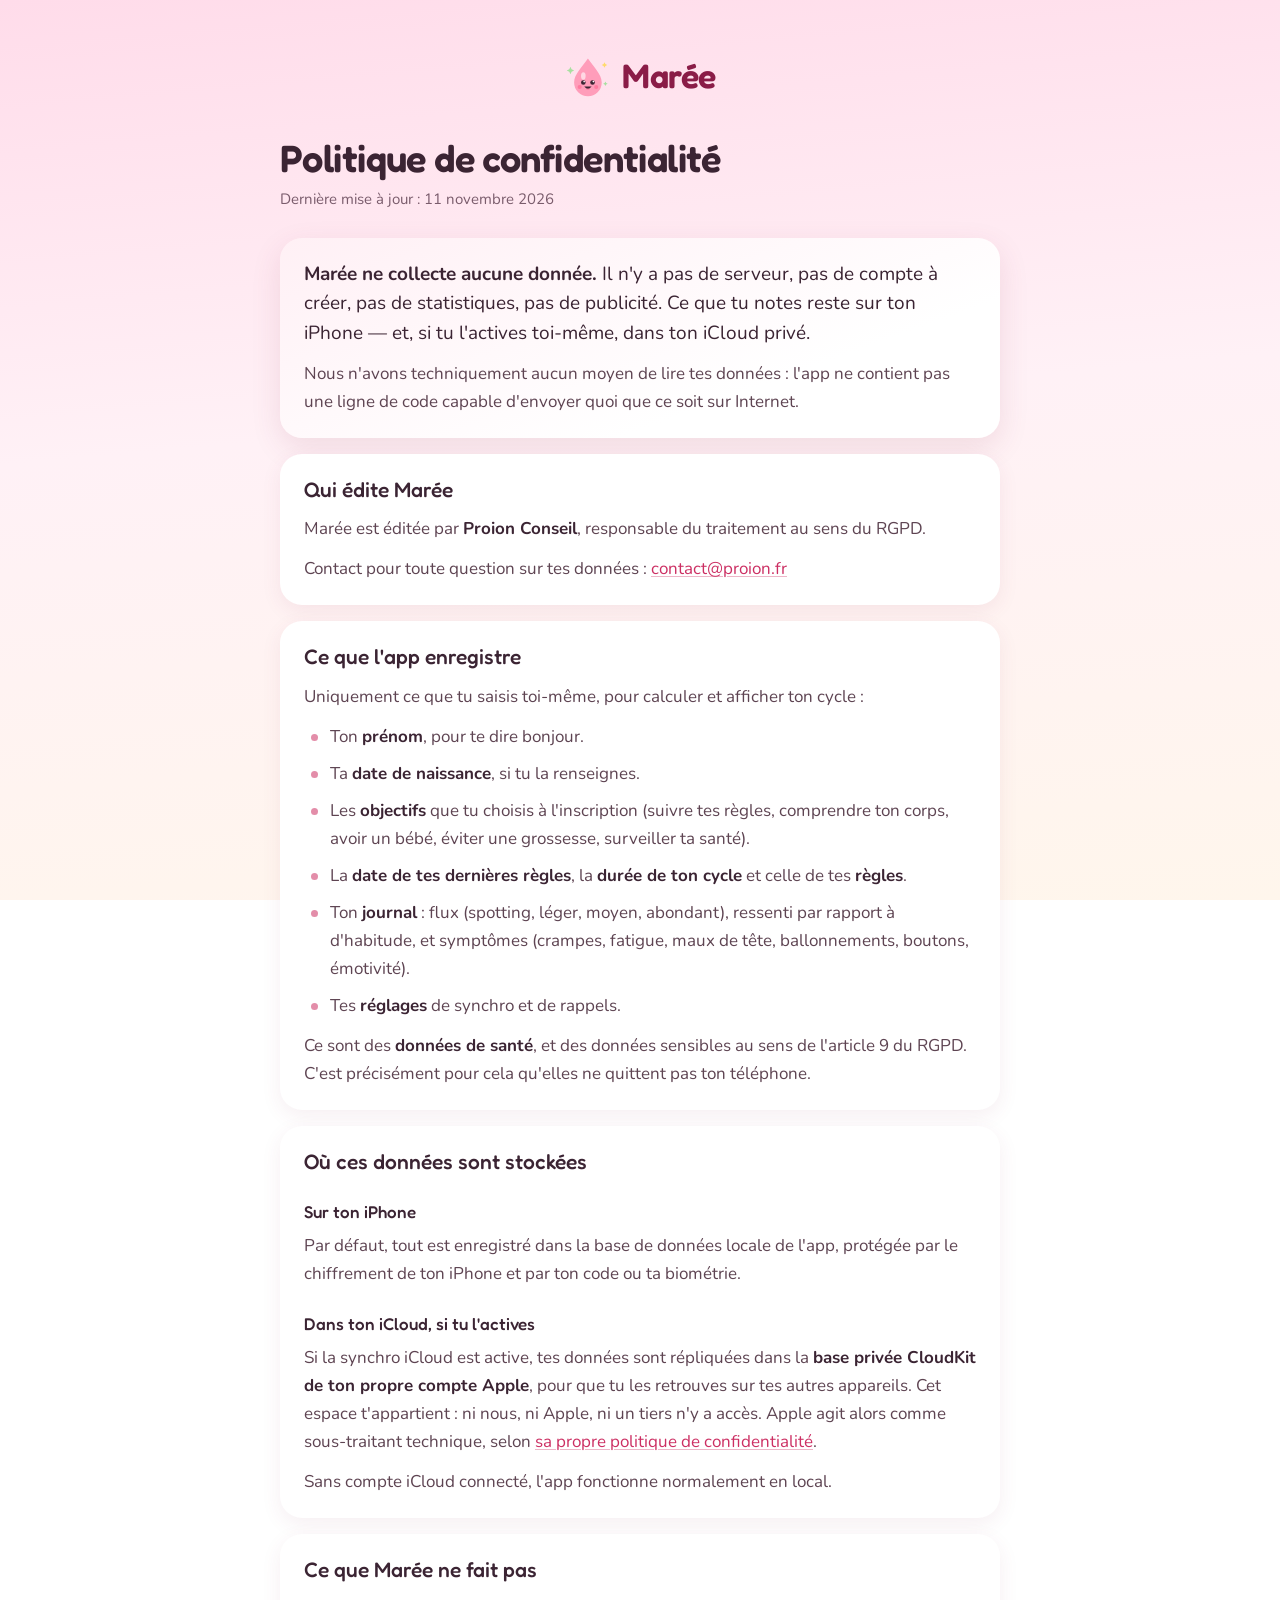
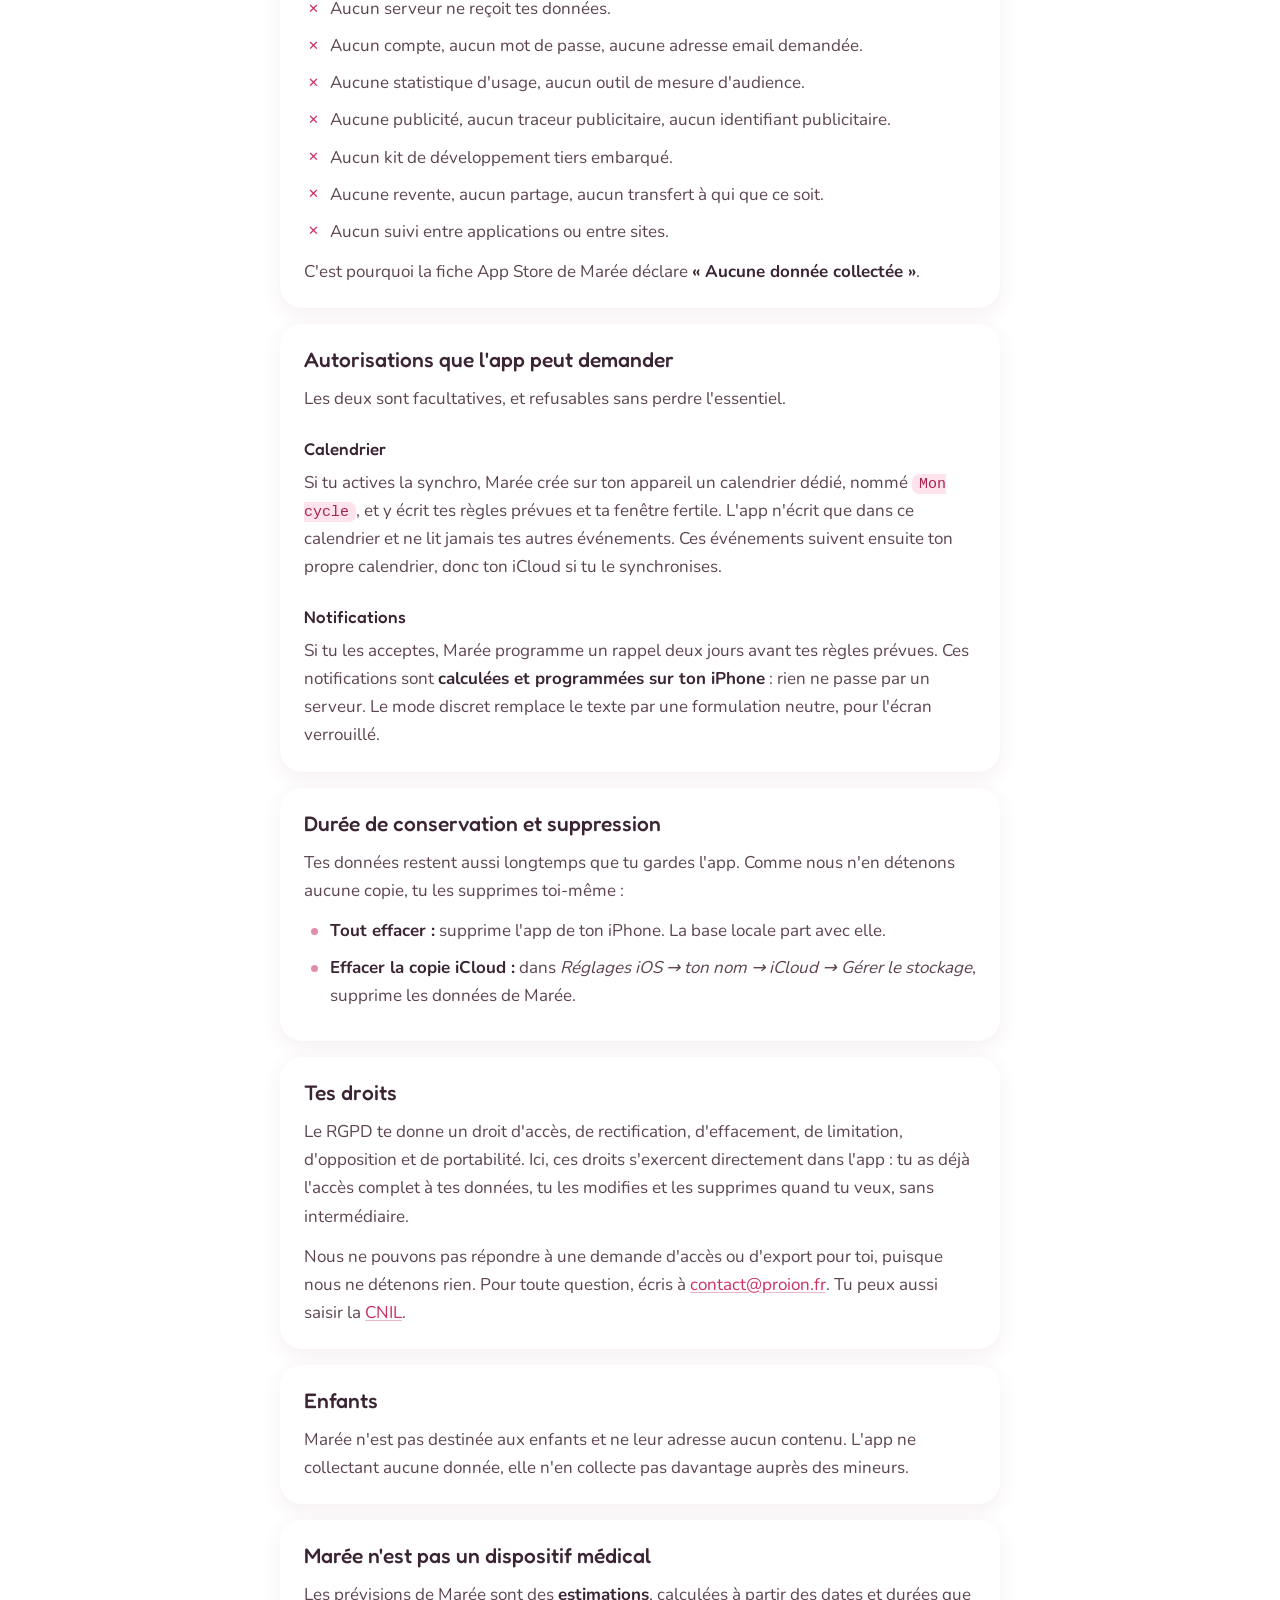
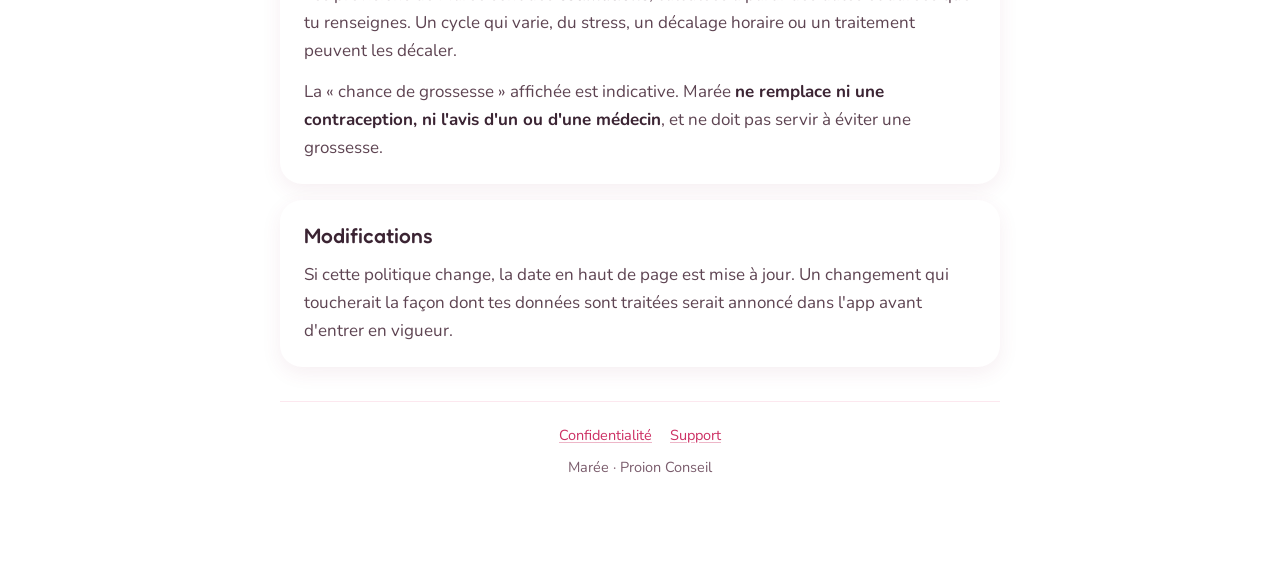
<file: confidentialite.html>
<!doctype html>
<html lang="fr">
<head>
<meta charset="utf-8">
<meta name="viewport" content="width=device-width, initial-scale=1">
<title>Politique de confidentialité · Marée</title>
<meta name="description" content="Marée ne collecte aucune donnée. Tout reste sur ton iPhone, et dans ton iCloud privé si tu actives la synchro.">
<meta name="robots" content="index, follow">
<link rel="stylesheet" href="style.css">
</head>
<body>
<div class="wrap">

  <header class="site">
    <span class="logo">
      <svg viewBox="0 0 100 100" aria-hidden="true" focusable="false">
        <path d="M14 30l2.5 5.5L22 38l-5.5 2.5L14 46l-2.5-5.5L6 38l5.5-2.5z" fill="#A8E0A0"/>
        <path d="M88 20l2 4 4 2-4 2-2 4-2-4-4-2 4-2z" fill="#FFDA6B"/>
        <path d="M90 62l1.6 3.4 3.4 1.6-3.4 1.6L90 72l-1.6-3.4L85 67l3.4-1.6z" fill="#A8E0A0"/>
        <path d="M52 12C64 30 82 46 82 64a30 30 0 0 1-60 0c0-18 18-34 30-52z" fill="#FF9DBA"/>
        <ellipse cx="42" cy="50" rx="5" ry="8" fill="#fff" opacity="0.6"/>
        <circle cx="42" cy="64" r="5" fill="#3B2433"/><circle cx="43.8" cy="62.2" r="1.8" fill="#fff"/>
        <circle cx="62" cy="64" r="5" fill="#3B2433"/><circle cx="63.8" cy="62.2" r="1.8" fill="#fff"/>
        <circle cx="34" cy="74" r="4.5" fill="#FF6F97" opacity="0.75"/>
        <circle cx="70" cy="74" r="4.5" fill="#FF6F97" opacity="0.75"/>
        <path d="M44 73q8 10 16 0z" fill="#3B2433"/>
        <path d="M48 78q4 3 8 0q-4-2-8 0z" fill="#FF6F97"/>
      </svg>
      <span class="name">Marée</span>
    </span>
  </header>

  <main>
    <h1>Politique de confidentialité</h1>
    <p class="updated">Dernière mise à jour : 11 novembre 2026</p>

    <section class="card highlight">
      <p class="lede">
        <strong>Marée ne collecte aucune donnée.</strong> Il n'y a pas de
        serveur, pas de compte à créer, pas de statistiques, pas de publicité.
        Ce que tu notes reste sur ton iPhone — et, si tu l'actives toi-même,
        dans ton iCloud privé.
      </p>
      <p>
        Nous n'avons techniquement aucun moyen de lire tes données : l'app ne
        contient pas une ligne de code capable d'envoyer quoi que ce soit sur
        Internet.
      </p>
    </section>

    <section class="card">
      <h2>Qui édite Marée</h2>
      <p>
        Marée est éditée par <strong>Proion Conseil</strong>, responsable du
        traitement au sens du RGPD.
      </p>
      <p>
        Contact pour toute question sur tes données :
        <a href="mailto:contact@proion.fr?subject=%5Bmaree%5D%20-%20">contact@proion.fr</a>
      </p>
    </section>

    <section class="card">
      <h2>Ce que l'app enregistre</h2>
      <p>
        Uniquement ce que tu saisis toi-même, pour calculer et afficher ton
        cycle :
      </p>
      <ul>
        <li>Ton <strong>prénom</strong>, pour te dire bonjour.</li>
        <li>Ta <strong>date de naissance</strong>, si tu la renseignes.</li>
        <li>
          Les <strong>objectifs</strong> que tu choisis à l'inscription (suivre
          tes règles, comprendre ton corps, avoir un bébé, éviter une
          grossesse, surveiller ta santé).
        </li>
        <li>
          La <strong>date de tes dernières règles</strong>, la
          <strong>durée de ton cycle</strong> et celle de tes
          <strong>règles</strong>.
        </li>
        <li>
          Ton <strong>journal</strong> : flux (spotting, léger, moyen,
          abondant), ressenti par rapport à d'habitude, et symptômes (crampes,
          fatigue, maux de tête, ballonnements, boutons, émotivité).
        </li>
        <li>Tes <strong>réglages</strong> de synchro et de rappels.</li>
      </ul>
      <p>
        Ce sont des <strong>données de santé</strong>, et des données
        sensibles au sens de l'article 9 du RGPD. C'est précisément pour cela
        qu'elles ne quittent pas ton téléphone.
      </p>
    </section>

    <section class="card">
      <h2>Où ces données sont stockées</h2>
      <h3>Sur ton iPhone</h3>
      <p>
        Par défaut, tout est enregistré dans la base de données locale de
        l'app, protégée par le chiffrement de ton iPhone et par ton code ou
        ta biométrie.
      </p>
      <h3>Dans ton iCloud, si tu l'actives</h3>
      <p>
        Si la synchro iCloud est active, tes données sont répliquées dans la
        <strong>base privée CloudKit de ton propre compte Apple</strong>, pour
        que tu les retrouves sur tes autres appareils. Cet espace t'appartient :
        ni nous, ni Apple, ni un tiers n'y a accès. Apple agit alors comme
        sous-traitant technique, selon
        <a href="https://www.apple.com/fr/legal/privacy/" rel="noopener">sa
        propre politique de confidentialité</a>.
      </p>
      <p>
        Sans compte iCloud connecté, l'app fonctionne normalement en local.
      </p>
    </section>

    <section class="card">
      <h2>Ce que Marée ne fait pas</h2>
      <ul class="nope">
        <li>Aucun serveur ne reçoit tes données.</li>
        <li>Aucun compte, aucun mot de passe, aucune adresse email demandée.</li>
        <li>Aucune statistique d'usage, aucun outil de mesure d'audience.</li>
        <li>Aucune publicité, aucun traceur publicitaire, aucun identifiant publicitaire.</li>
        <li>Aucun kit de développement tiers embarqué.</li>
        <li>Aucune revente, aucun partage, aucun transfert à qui que ce soit.</li>
        <li>Aucun suivi entre applications ou entre sites.</li>
      </ul>
      <p>
        C'est pourquoi la fiche App Store de Marée déclare
        <strong>« Aucune donnée collectée »</strong>.
      </p>
    </section>

    <section class="card">
      <h2>Autorisations que l'app peut demander</h2>
      <p>Les deux sont facultatives, et refusables sans perdre l'essentiel.</p>

      <h3>Calendrier</h3>
      <p>
        Si tu actives la synchro, Marée crée sur ton appareil un calendrier
        dédié, nommé <code>Mon cycle</code>, et y écrit tes règles prévues et
        ta fenêtre fertile. L'app n'écrit que dans ce calendrier et ne lit
        jamais tes autres événements. Ces événements suivent ensuite ton
        propre calendrier, donc ton iCloud si tu le synchronises.
      </p>

      <h3>Notifications</h3>
      <p>
        Si tu les acceptes, Marée programme un rappel deux jours avant tes
        règles prévues. Ces notifications sont
        <strong>calculées et programmées sur ton iPhone</strong> : rien ne
        passe par un serveur. Le mode discret remplace le texte par une
        formulation neutre, pour l'écran verrouillé.
      </p>
    </section>

    <section class="card">
      <h2>Durée de conservation et suppression</h2>
      <p>
        Tes données restent aussi longtemps que tu gardes l'app. Comme nous
        n'en détenons aucune copie, tu les supprimes toi-même :
      </p>
      <ul>
        <li>
          <strong>Tout effacer :</strong> supprime l'app de ton iPhone. La base
          locale part avec elle.
        </li>
        <li>
          <strong>Effacer la copie iCloud :</strong> dans
          <em>Réglages iOS → ton nom → iCloud → Gérer le stockage</em>,
          supprime les données de Marée.
        </li>
      </ul>
    </section>

    <section class="card">
      <h2>Tes droits</h2>
      <p>
        Le RGPD te donne un droit d'accès, de rectification, d'effacement, de
        limitation, d'opposition et de portabilité. Ici, ces droits
        s'exercent directement dans l'app : tu as déjà l'accès complet à tes
        données, tu les modifies et les supprimes quand tu veux, sans
        intermédiaire.
      </p>
      <p>
        Nous ne pouvons pas répondre à une demande d'accès ou d'export pour
        toi, puisque nous ne détenons rien. Pour toute question, écris à
        <a href="mailto:contact@proion.fr?subject=%5Bmaree%5D%20-%20">contact@proion.fr</a>. Tu peux aussi saisir la
        <a href="https://www.cnil.fr/fr/plaintes" rel="noopener">CNIL</a>.
      </p>
    </section>

    <section class="card">
      <h2>Enfants</h2>
      <p>
        Marée n'est pas destinée aux enfants et ne leur adresse aucun contenu.
        L'app ne collectant aucune donnée, elle n'en collecte pas davantage
        auprès des mineurs.
      </p>
    </section>

    <section class="card">
      <h2>Marée n'est pas un dispositif médical</h2>
      <p>
        Les prévisions de Marée sont des <strong>estimations</strong>,
        calculées à partir des dates et durées que tu renseignes. Un cycle qui
        varie, du stress, un décalage horaire ou un traitement peuvent les
        décaler.
      </p>
      <p>
        La « chance de grossesse » affichée est indicative. Marée
        <strong>ne remplace ni une contraception, ni l'avis d'un ou d'une
        médecin</strong>, et ne doit pas servir à éviter une grossesse.
      </p>
    </section>

    <section class="card">
      <h2>Modifications</h2>
      <p>
        Si cette politique change, la date en haut de page est mise à jour. Un
        changement qui toucherait la façon dont tes données sont traitées serait
        annoncé dans l'app avant d'entrer en vigueur.
      </p>
    </section>
  </main>

  <footer class="site">
    <nav>
      <a href="confidentialite.html">Confidentialité</a>
      <a href="support.html">Support</a>
    </nav>
    <p>Marée · Proion Conseil</p>
  </footer>

</div>
</body>
</html>
</file>
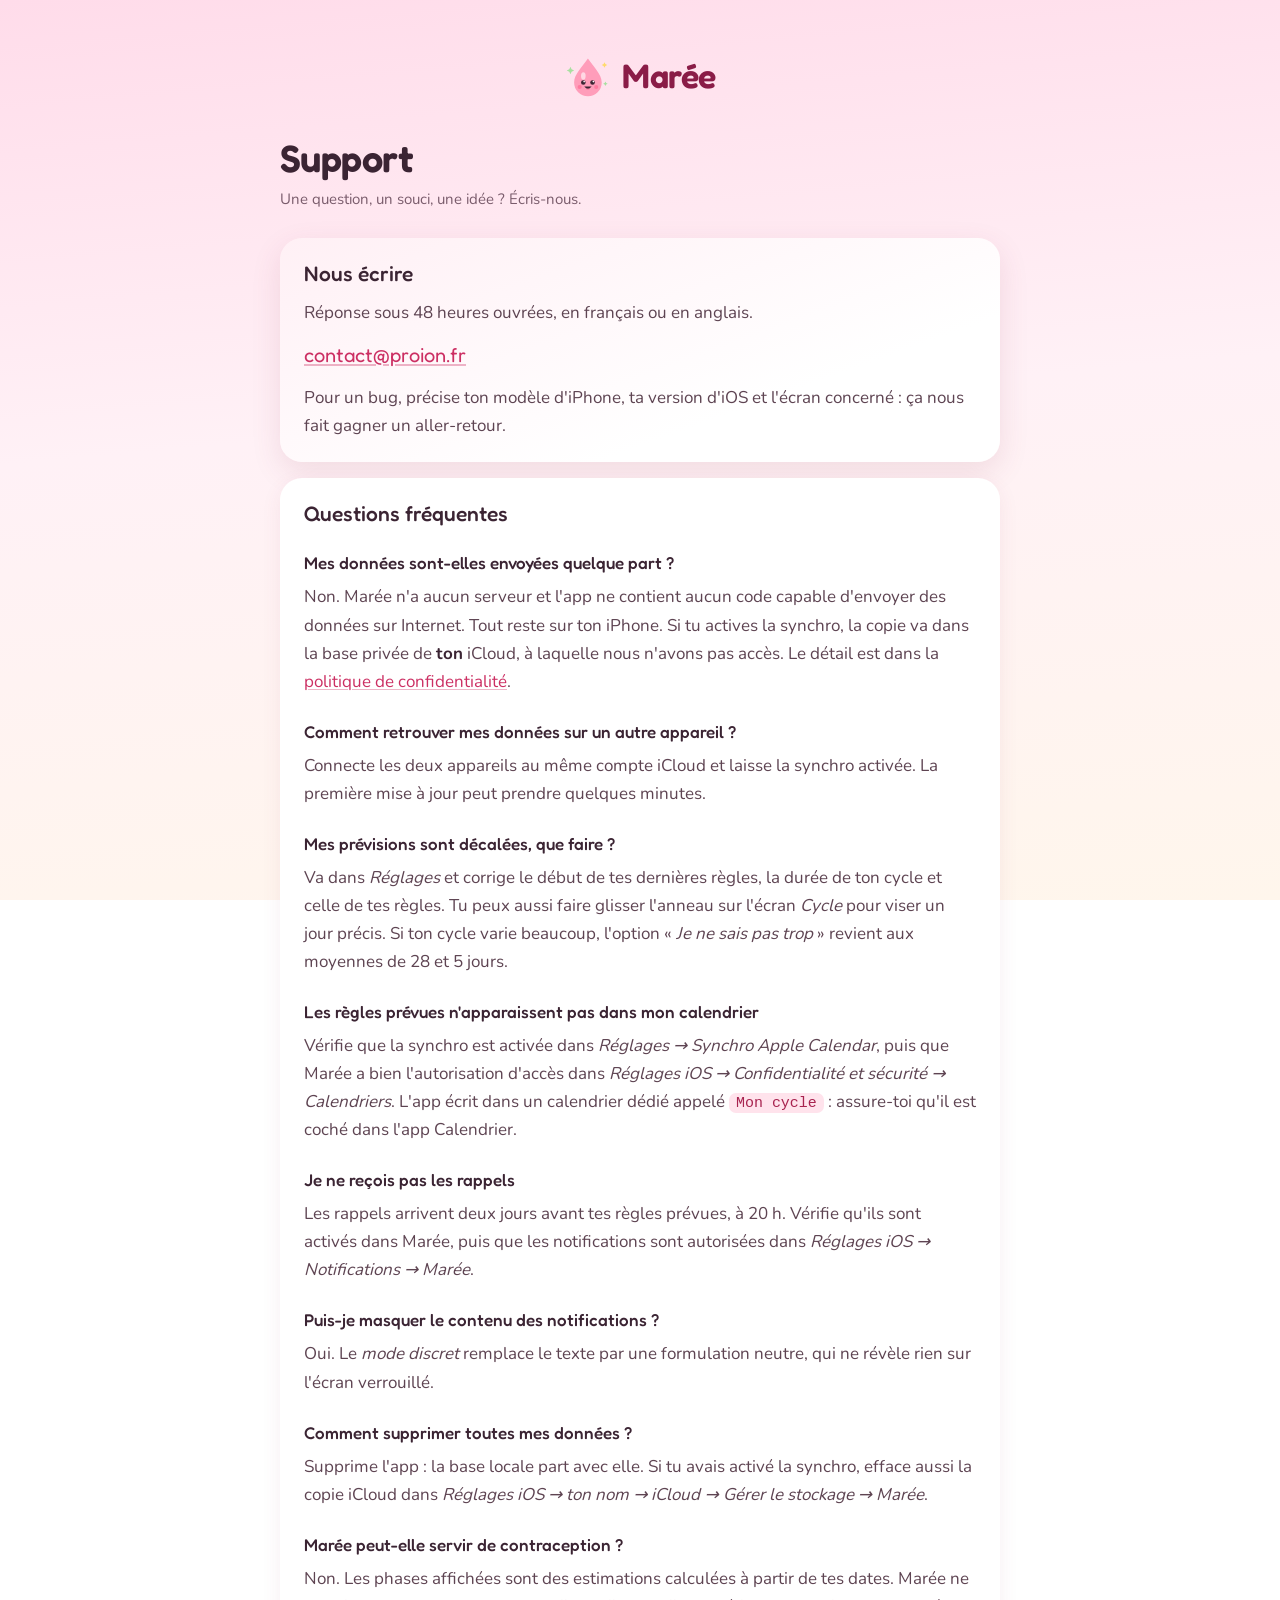
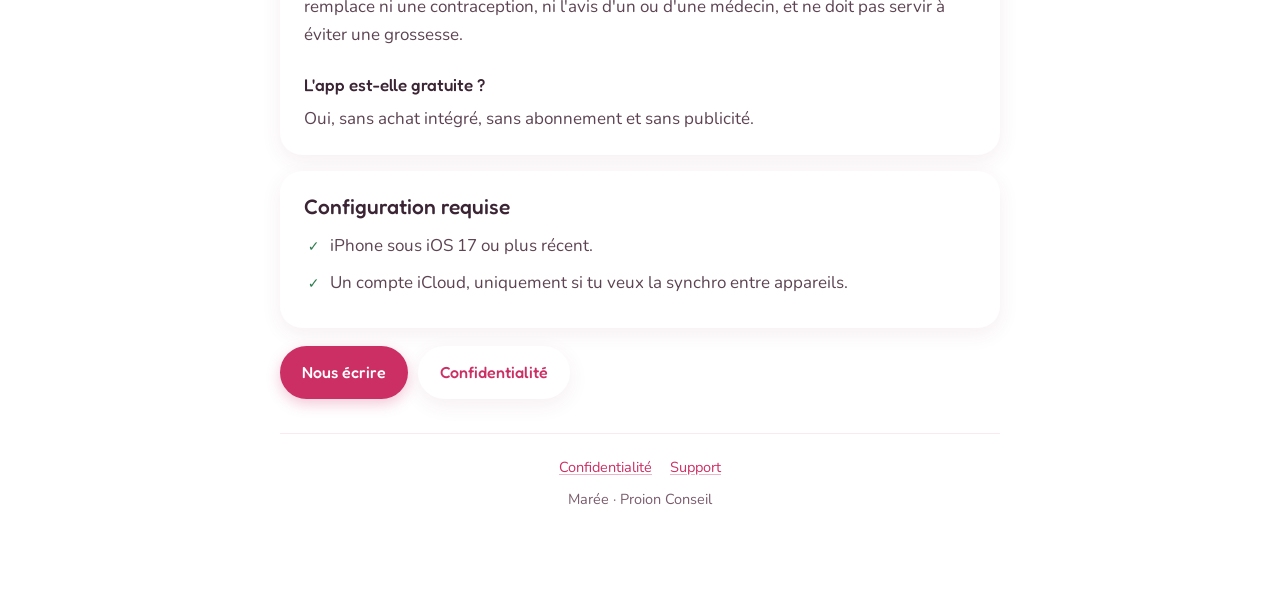
<file: support.html>
<!doctype html>
<html lang="fr">
<head>
<meta charset="utf-8">
<meta name="viewport" content="width=device-width, initial-scale=1">
<title>Support · Marée</title>
<meta name="description" content="Aide, questions fréquentes et contact pour l'application Marée.">
<meta name="robots" content="index, follow">
<link rel="stylesheet" href="style.css">
</head>
<body>
<div class="wrap">

  <header class="site">
    <span class="logo">
      <svg viewBox="0 0 100 100" aria-hidden="true" focusable="false">
        <path d="M14 30l2.5 5.5L22 38l-5.5 2.5L14 46l-2.5-5.5L6 38l5.5-2.5z" fill="#A8E0A0"/>
        <path d="M88 20l2 4 4 2-4 2-2 4-2-4-4-2 4-2z" fill="#FFDA6B"/>
        <path d="M90 62l1.6 3.4 3.4 1.6-3.4 1.6L90 72l-1.6-3.4L85 67l3.4-1.6z" fill="#A8E0A0"/>
        <path d="M52 12C64 30 82 46 82 64a30 30 0 0 1-60 0c0-18 18-34 30-52z" fill="#FF9DBA"/>
        <ellipse cx="42" cy="50" rx="5" ry="8" fill="#fff" opacity="0.6"/>
        <circle cx="42" cy="64" r="5" fill="#3B2433"/><circle cx="43.8" cy="62.2" r="1.8" fill="#fff"/>
        <circle cx="62" cy="64" r="5" fill="#3B2433"/><circle cx="63.8" cy="62.2" r="1.8" fill="#fff"/>
        <circle cx="34" cy="74" r="4.5" fill="#FF6F97" opacity="0.75"/>
        <circle cx="70" cy="74" r="4.5" fill="#FF6F97" opacity="0.75"/>
        <path d="M44 73q8 10 16 0z" fill="#3B2433"/>
        <path d="M48 78q4 3 8 0q-4-2-8 0z" fill="#FF6F97"/>
      </svg>
      <span class="name">Marée</span>
    </span>
  </header>

  <main>
    <h1>Support</h1>
    <p class="updated">Une question, un souci, une idée ? Écris-nous.</p>

    <section class="card highlight">
      <h2>Nous écrire</h2>
      <p>
        Réponse sous 48 heures ouvrées, en français ou en anglais.
      </p>
      <p class="contact"><a href="mailto:contact@proion.fr?subject=%5Bmaree%5D%20-%20">contact@proion.fr</a></p>
      <p>
        Pour un bug, précise ton modèle d'iPhone, ta version d'iOS et l'écran
        concerné : ça nous fait gagner un aller-retour.
      </p>
    </section>

    <section class="card">
      <h2>Questions fréquentes</h2>

      <h3>Mes données sont-elles envoyées quelque part ?</h3>
      <p>
        Non. Marée n'a aucun serveur et l'app ne contient aucun code capable
        d'envoyer des données sur Internet. Tout reste sur ton iPhone. Si tu
        actives la synchro, la copie va dans la base privée de
        <strong>ton</strong> iCloud, à laquelle nous n'avons pas accès. Le
        détail est dans la
        <a href="confidentialite.html">politique de confidentialité</a>.
      </p>

      <h3>Comment retrouver mes données sur un autre appareil ?</h3>
      <p>
        Connecte les deux appareils au même compte iCloud et laisse la synchro
        activée. La première mise à jour peut prendre quelques minutes.
      </p>

      <h3>Mes prévisions sont décalées, que faire ?</h3>
      <p>
        Va dans <em>Réglages</em> et corrige le début de tes dernières règles,
        la durée de ton cycle et celle de tes règles. Tu peux aussi faire
        glisser l'anneau sur l'écran <em>Cycle</em> pour viser un jour précis.
        Si ton cycle varie beaucoup, l'option
        « <em>Je ne sais pas trop</em> » revient aux moyennes de 28 et 5 jours.
      </p>

      <h3>Les règles prévues n'apparaissent pas dans mon calendrier</h3>
      <p>
        Vérifie que la synchro est activée dans
        <em>Réglages → Synchro Apple Calendar</em>, puis que Marée a bien
        l'autorisation d'accès dans
        <em>Réglages iOS → Confidentialité et sécurité → Calendriers</em>.
        L'app écrit dans un calendrier dédié appelé <code>Mon cycle</code> :
        assure-toi qu'il est coché dans l'app Calendrier.
      </p>

      <h3>Je ne reçois pas les rappels</h3>
      <p>
        Les rappels arrivent deux jours avant tes règles prévues, à 20 h.
        Vérifie qu'ils sont activés dans Marée, puis que les notifications sont
        autorisées dans <em>Réglages iOS → Notifications → Marée</em>.
      </p>

      <h3>Puis-je masquer le contenu des notifications ?</h3>
      <p>
        Oui. Le <em>mode discret</em> remplace le texte par une formulation
        neutre, qui ne révèle rien sur l'écran verrouillé.
      </p>

      <h3>Comment supprimer toutes mes données ?</h3>
      <p>
        Supprime l'app : la base locale part avec elle. Si tu avais activé la
        synchro, efface aussi la copie iCloud dans
        <em>Réglages iOS → ton nom → iCloud → Gérer le stockage → Marée</em>.
      </p>

      <h3>Marée peut-elle servir de contraception ?</h3>
      <p>
        Non. Les phases affichées sont des estimations calculées à partir de
        tes dates. Marée ne remplace ni une contraception, ni l'avis d'un ou
        d'une médecin, et ne doit pas servir à éviter une grossesse.
      </p>

      <h3>L'app est-elle gratuite ?</h3>
      <p>
        Oui, sans achat intégré, sans abonnement et sans publicité.
      </p>
    </section>

    <section class="card">
      <h2>Configuration requise</h2>
      <ul class="yep">
        <li>iPhone sous iOS 17 ou plus récent.</li>
        <li>Un compte iCloud, uniquement si tu veux la synchro entre appareils.</li>
      </ul>
    </section>

    <div class="actions">
      <a class="btn" href="mailto:contact@proion.fr?subject=%5Bmaree%5D%20-%20">Nous écrire</a>
      <a class="btn ghost" href="confidentialite.html">Confidentialité</a>
    </div>
  </main>

  <footer class="site">
    <nav>
      <a href="confidentialite.html">Confidentialité</a>
      <a href="support.html">Support</a>
    </nav>
    <p>Marée · Proion Conseil</p>
  </footer>

</div>
</body>
</html>
</file>
<file: style.css>
/* Marée — feuille de style du site de documentation.
   Reprend les jetons de l'app (Maree/DesignSystem/DesignSystem.swift).

   Les polices sont hébergées ici, pas appelées chez Google : une page qui
   promet de ne rien collecter ne doit pas faire fuiter l'IP du visiteur vers
   un tiers. Fredoka et Nunito sont sous licence SIL OFL, qui autorise cette
   redistribution ; les licences sont dans fonts/. */

@font-face {
  font-family: "Fredoka";
  src: url("fonts/Fredoka.ttf") format("truetype-variations"),
       url("fonts/Fredoka.ttf") format("truetype");
  font-weight: 300 700;
  font-display: swap;
}

@font-face {
  font-family: "Nunito";
  src: url("fonts/Nunito.ttf") format("truetype-variations"),
       url("fonts/Nunito.ttf") format("truetype");
  font-weight: 200 1000;
  font-display: swap;
}

:root {
  --bg-top: #ffdcea;
  --bg-mid: #fff1f6;
  --bg-bottom: #fff6ec;

  --ink: #3b2433;
  --ink-secondary: #7a5c6c;
  --ink-tertiary: #5e4452;

  --accent: #cc2f63;
  --accent-dark: #a8234f;
  --wordmark: #8a1c47;

  --pink-100: #ffe3ec;
  --pink-050: #fff0f5;
  --divider: #fce8ef;
  --success: #2e7d4f;

  --white: #ffffff;
  --radius-card: 22px;
  --radius-small: 14px;
  --shadow-card: 0 6px 20px rgba(140, 50, 85, 0.08);
  --shadow-raised: 0 10px 30px rgba(140, 50, 85, 0.12);
}

*,
*::before,
*::after {
  box-sizing: border-box;
}

html {
  -webkit-text-size-adjust: 100%;
}

body {
  margin: 0;
  min-height: 100vh;
  padding: 0 16px 72px;
  font-family: "Nunito", -apple-system, BlinkMacSystemFont, "Segoe UI",
    system-ui, sans-serif;
  font-size: 17px;
  line-height: 1.65;
  color: var(--ink-tertiary);
  background: linear-gradient(
    175deg,
    var(--bg-top) 0%,
    var(--bg-mid) 46%,
    var(--bg-bottom) 100%
  );
  background-attachment: fixed;
}

.wrap {
  max-width: 720px;
  margin: 0 auto;
}

/* En-tête */

header.site {
  padding: 48px 0 28px;
  text-align: center;
}

.logo {
  display: inline-flex;
  align-items: center;
  gap: 12px;
  text-decoration: none;
}

.logo svg {
  display: block;
  width: 46px;
  height: 46px;
  flex: none;
}

.logo .name {
  font-family: "Fredoka", system-ui, sans-serif;
  font-size: 34px;
  font-weight: 600;
  letter-spacing: -0.01em;
  color: var(--wordmark);
}

.tagline {
  margin: 10px 0 0;
  font-size: 16px;
  color: var(--ink-secondary);
}

/* Titres */

h1 {
  margin: 0 0 6px;
  font-family: "Fredoka", system-ui, sans-serif;
  font-size: clamp(28px, 7vw, 38px);
  font-weight: 600;
  line-height: 1.18;
  letter-spacing: -0.015em;
  color: var(--ink);
}

h2 {
  margin: 0 0 12px;
  font-family: "Fredoka", system-ui, sans-serif;
  font-size: 21px;
  font-weight: 500;
  line-height: 1.3;
  color: var(--ink);
}

h3 {
  margin: 22px 0 6px;
  font-family: "Fredoka", system-ui, sans-serif;
  font-size: 17px;
  font-weight: 500;
  color: var(--ink);
}

.updated {
  margin: 0 0 26px;
  font-size: 15px;
  color: var(--ink-secondary);
}

/* Cartes */

.card {
  margin: 0 0 16px;
  padding: 22px 24px;
  background: var(--white);
  border-radius: var(--radius-card);
  box-shadow: var(--shadow-card);
}

.card > :first-child {
  margin-top: 0;
}

.card > :last-child {
  margin-bottom: 0;
}

.card.highlight {
  background: linear-gradient(160deg, var(--pink-050), var(--white) 70%);
  box-shadow: var(--shadow-raised);
}

p {
  margin: 0 0 12px;
}

ul {
  margin: 0 0 12px;
  padding-left: 0;
  list-style: none;
}

li {
  position: relative;
  margin-bottom: 9px;
  padding-left: 26px;
}

li::before {
  content: "";
  position: absolute;
  top: 0.66em;
  left: 7px;
  width: 7px;
  height: 7px;
  border-radius: 50%;
  background: var(--accent);
  opacity: 0.55;
}

strong {
  font-weight: 700;
  color: var(--ink);
}

a {
  color: var(--accent);
  text-decoration-color: rgba(204, 47, 99, 0.35);
  text-underline-offset: 2px;
}

a:hover {
  color: var(--accent-dark);
  text-decoration-color: currentColor;
}

code {
  padding: 2px 7px;
  font-family: ui-monospace, SFMono-Regular, Menlo, monospace;
  font-size: 0.88em;
  color: var(--accent-dark);
  background: var(--pink-100);
  border-radius: 7px;
}

/* Le résumé en une phrase, en tête de la politique */

.lede {
  font-size: 19px;
  line-height: 1.55;
  color: var(--ink);
}

/* Liste « ce qu'on ne fait pas » */

.nope li::before,
.yep li::before {
  top: 0.5em;
  left: 2px;
  width: 15px;
  height: 15px;
  border-radius: 0;
  opacity: 1;
  background: none;
}

.nope li::before {
  content: "✕";
  font-size: 13px;
  font-weight: 700;
  line-height: 15px;
  color: var(--accent);
  text-align: center;
}

.yep li::before {
  content: "✓";
  font-size: 14px;
  font-weight: 700;
  line-height: 15px;
  color: var(--success);
  text-align: center;
}

/* Boutons */

.actions {
  display: flex;
  flex-wrap: wrap;
  gap: 10px;
  margin-top: 18px;
}

.btn {
  display: inline-block;
  padding: 13px 22px;
  font-family: "Fredoka", system-ui, sans-serif;
  font-size: 16px;
  font-weight: 500;
  color: var(--white);
  text-decoration: none;
  background: var(--accent);
  border-radius: 999px;
  box-shadow: 0 5px 14px rgba(204, 47, 99, 0.26);
}

.btn:hover {
  color: var(--white);
  background: var(--accent-dark);
}

.btn.ghost {
  color: var(--accent);
  background: var(--white);
  box-shadow: var(--shadow-card);
}

.btn.ghost:hover {
  color: var(--accent-dark);
  background: var(--pink-050);
}

/* Contact */

.contact {
  font-family: "Fredoka", system-ui, sans-serif;
  font-size: 20px;
  color: var(--accent);
  overflow-wrap: anywhere;
}

/* Pied de page */

footer.site {
  margin-top: 34px;
  padding-top: 22px;
  border-top: 1px solid var(--divider);
  font-size: 14.5px;
  color: var(--ink-secondary);
  text-align: center;
}

footer.site nav {
  margin-bottom: 8px;
  display: flex;
  flex-wrap: wrap;
  gap: 6px 18px;
  justify-content: center;
}

@media (max-width: 480px) {
  body {
    font-size: 16.5px;
  }

  .card {
    padding: 20px 18px;
  }

  header.site {
    padding-top: 36px;
  }
}

@media print {
  body {
    background: var(--white);
    color: #000;
  }

  .card {
    box-shadow: none;
    border: 1px solid #ddd;
  }
}
</file>
